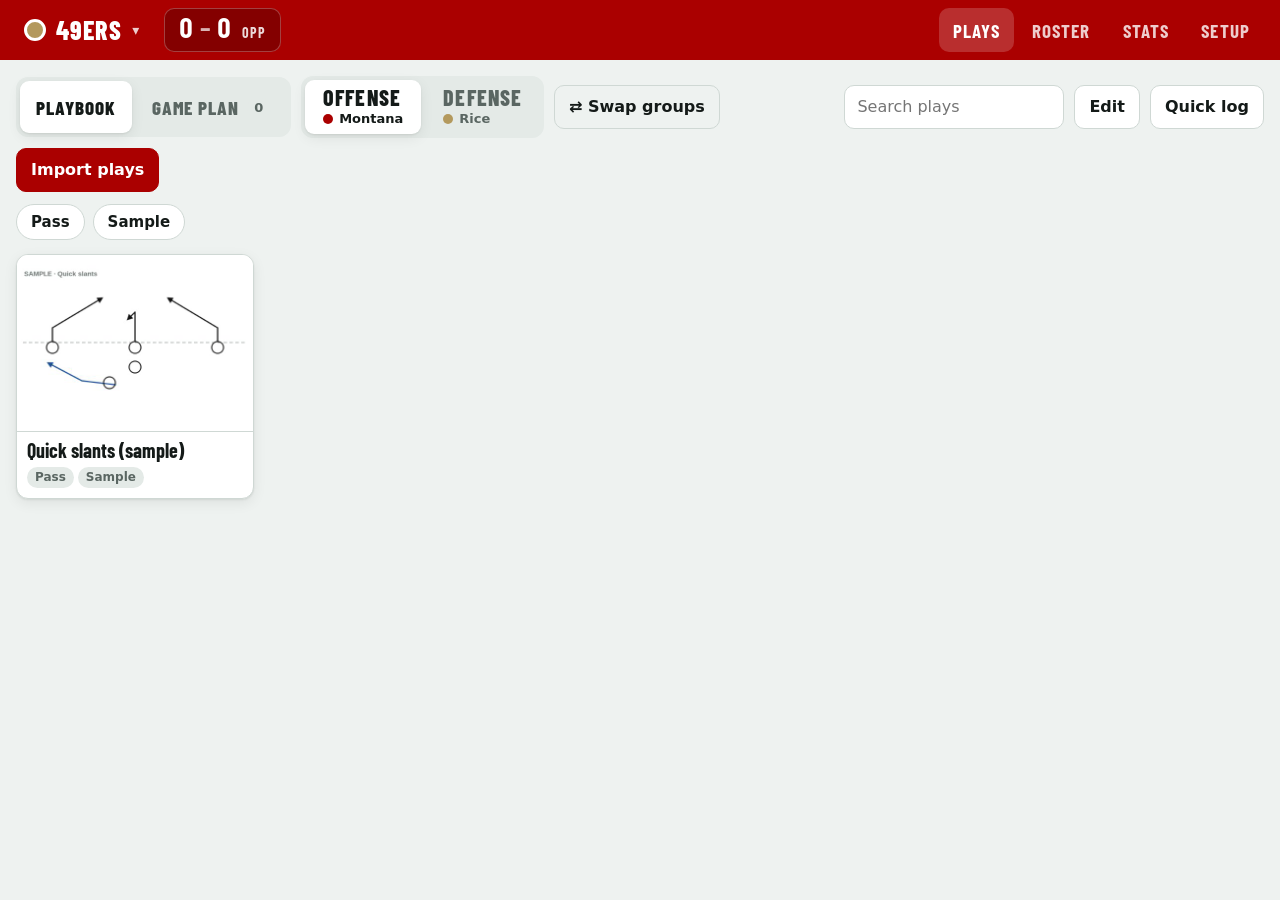
<file: index.html>
<!doctype html>
<html lang="en">
<head>
<meta charset="utf-8">
<meta name="viewport" content="width=device-width,initial-scale=1,viewport-fit=cover,user-scalable=no">
<meta name="apple-mobile-web-app-capable" content="yes">
<meta name="mobile-web-app-capable" content="yes">
<meta name="apple-mobile-web-app-status-bar-style" content="black-translucent">
<meta name="apple-mobile-web-app-title" content="Huddle">
<meta name="theme-color" content="#8f1426">
<link rel="manifest" href="manifest.webmanifest">
<link rel="apple-touch-icon" href="icon-180.png">
<title>Huddle Playbook</title>
<link rel="stylesheet" href="app.css">
</head>
<body>
<div id="app">
  <header class="topbar">
    <button type="button" class="brand" data-act="teams" aria-label="Switch team"><span class="brand-mark" aria-hidden="true"></span><span id="teamName">49ers</span><span class="caret" aria-hidden="true">▾</span></button>
    <button type="button" class="scorebox" id="scorebox" data-act="score" aria-label="Score"></button>
    <nav class="tabs" aria-label="Sections">
      <button class="tab" data-act="nav" data-view="library">Plays</button>
      <button class="tab" data-act="nav" data-view="roster">Roster</button>
      <button class="tab" data-act="nav" data-view="stats">Stats</button>
      <button class="tab" data-act="nav" data-view="setup">Setup</button>
    </nav>
  </header>
  <div id="banner" class="banner" hidden></div>
  <main id="views">
    <section id="view-library" class="view"></section>
    <section id="view-play" class="view view-full" hidden></section>
    <section id="view-edit" class="view view-full" hidden></section>
    <section id="view-roster" class="view" hidden></section>
    <section id="view-stats" class="view" hidden></section>
    <section id="view-setup" class="view" hidden></section>
  </main>
</div>
<div id="sheet" class="sheet" hidden><div class="sheet-card" id="sheetCard"></div></div>
<div id="toast" class="toast" hidden></div>
<input type="file" id="fileInput" hidden>
<script src="jszip.min.js"></script>
<script src="pdf.min.js"></script>
<script src="qrcode.min.js"></script>
<script src="link.js"></script>
<script src="app.js"></script>
</body>
</html>
</file>
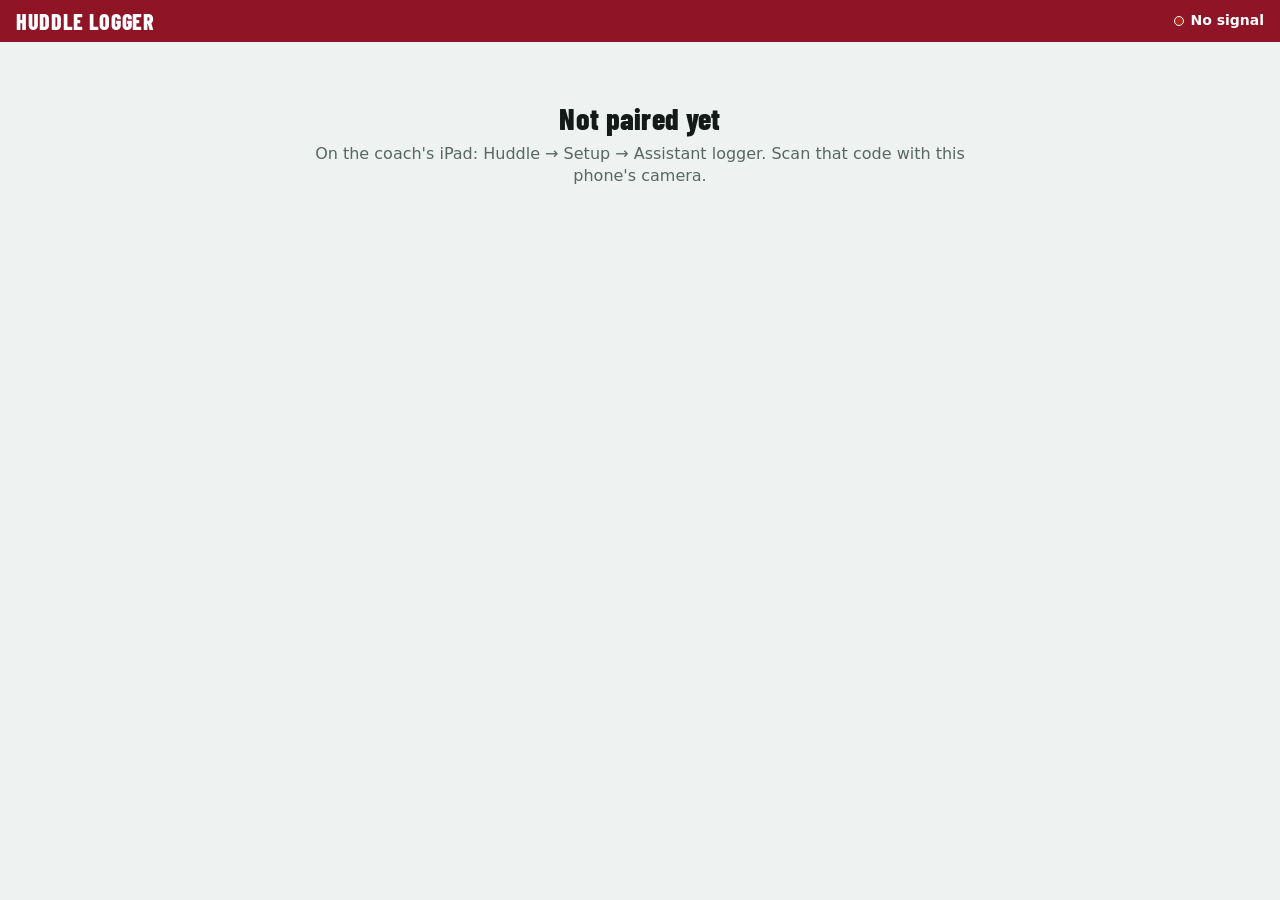
<file: log.html>
<!doctype html>
<html lang="en">
<head>
<meta charset="utf-8">
<meta name="viewport" content="width=device-width,initial-scale=1,viewport-fit=cover,user-scalable=no">
<meta name="apple-mobile-web-app-capable" content="yes">
<meta name="apple-mobile-web-app-status-bar-style" content="black-translucent">
<meta name="apple-mobile-web-app-title" content="Huddle Log">
<meta name="theme-color" content="#8f1426">
<link rel="apple-touch-icon" href="icon-180.png">
<title>Huddle Logger</title>
<link rel="stylesheet" href="app.css">
<link rel="stylesheet" href="log.css">
</head>
<body class="logger">
<header class="lg-top">
  <div class="lg-team" id="lgTeam">Huddle Logger</div>
  <div class="lg-status" id="lgStatus"></div>
</header>
<main id="lg"></main>
<div id="toast" class="toast" hidden></div>
<script src="link.js"></script>
<script src="log.js"></script>
</body>
</html>
</file>
<file: app.css>
/* Layout: one-screen sideline app. Team-red top bar, turf-tinted neutral ground,
   white "whiteboard" stage for plays, gold reserved for the LOG action. */
@font-face { font-family: 'Barlow Condensed'; font-weight: 600; font-display: swap; src: url(bc-600.woff2) format('woff2'); }
@font-face { font-family: 'Barlow Condensed'; font-weight: 700; font-display: swap; src: url(bc-700.woff2) format('woff2'); }
@font-face { font-family: 'Barlow Condensed'; font-weight: 800; font-display: swap; src: url(bc-800.woff2) format('woff2'); }

:root {
  --bg: #eef2f0;
  --surface: #ffffff;
  --surface-2: #e4eae7;
  --ink: #141a18;
  --muted: #5a6662;
  --line: #cfd8d4;
  --brand: #8f1426;
  --on-brand: #ffffff;
  --gold: #c9a458;
  --on-gold: #1d1606;
  --select: #1f6fe0;
  --danger: #b3261e;
  --ok: #1f7a3f;
  --shadow: 0 1px 2px rgba(10, 20, 15, .08), 0 4px 14px rgba(10, 20, 15, .07);
  --display: 'Barlow Condensed', 'Arial Narrow', 'Roboto Condensed', system-ui, sans-serif;
  --body: -apple-system, BlinkMacSystemFont, 'Segoe UI', Roboto, system-ui, sans-serif;
  --tk: 56px;
  color-scheme: light;
}
@media (prefers-color-scheme: dark) {
  :root:not([data-theme="light"]) {
    --bg: #0f1412; --surface: #1a211e; --surface-2: #252e2a; --ink: #eef3f0; --muted: #9eaba6;
    --line: #34403b; --brand: #c2334a; --on-brand: #ffffff; --gold: #d6b36b; --on-gold: #1d1606;
    --select: #5aa0ff; --danger: #ff6b5e; --ok: #4cc27a;
    --shadow: 0 1px 2px rgba(0,0,0,.4), 0 4px 14px rgba(0,0,0,.3);
    color-scheme: dark;
  }
}
:root[data-theme="dark"] {
  --bg: #0f1412; --surface: #1a211e; --surface-2: #252e2a; --ink: #eef3f0; --muted: #9eaba6;
  --line: #34403b; --brand: #c2334a; --on-brand: #ffffff; --gold: #d6b36b; --on-gold: #1d1606;
  --select: #5aa0ff; --danger: #ff6b5e; --ok: #4cc27a;
  --shadow: 0 1px 2px rgba(0,0,0,.4), 0 4px 14px rgba(0,0,0,.3);
  color-scheme: dark;
}

/* group colors: used on the white stage and on discs, so they are fixed values */
.g-red   { --gc: #a3142b; --gc-ink: #fff; }
.g-gold  { --gc: #c9a458; --gc-ink: #1d1606; }
.g-blue  { --gc: #1d4f91; --gc-ink: #fff; }
.g-green { --gc: #1f6b3a; --gc-ink: #fff; }
.g-black { --gc: #1c1c1c; --gc-ink: #fff; }
.g-orange{ --gc: #d9641c; --gc-ink: #fff; }

* { box-sizing: border-box; }
html, body { height: 100%; }
body {
  margin: 0; background: var(--bg); color: var(--ink);
  font: 16px/1.4 var(--body);
  -webkit-user-select: none; user-select: none;
  -webkit-tap-highlight-color: transparent;
  overscroll-behavior: none;
}
input, textarea, select { font: inherit; color: inherit; -webkit-user-select: text; user-select: text; }
img { -webkit-user-drag: none; -webkit-touch-callout: none; max-width: 100%; }
button { font: inherit; color: inherit; cursor: pointer; }
:focus-visible { outline: 3px solid var(--select); outline-offset: 2px; }
h1, h2, h3, h4 { font-family: var(--display); margin: 0; letter-spacing: .01em; text-wrap: balance; }

#app {
  height: 100%; display: flex; flex-direction: column;
  padding-left: env(safe-area-inset-left, 0px); padding-right: env(safe-area-inset-right, 0px);
}

/* top bar */
.topbar {
  display: flex; align-items: center; gap: 16px; flex-wrap: wrap;
  padding: calc(8px + env(safe-area-inset-top, 0px)) 16px 8px;
  background: var(--brand); color: var(--on-brand);
}
.brand { display: flex; align-items: center; gap: 10px; font: 800 26px/1 var(--display); letter-spacing: .04em; text-transform: uppercase; }
.brand-mark { width: 22px; height: 22px; border-radius: 50%; background: var(--gold); border: 3px solid #fff; }
.tabs { display: flex; gap: 4px; margin-left: auto; }
.tab {
  border: 0; background: transparent; color: inherit; opacity: .8;
  font: 700 19px/1 var(--display); letter-spacing: .06em; text-transform: uppercase;
  padding: 10px 14px; border-radius: 10px; min-height: 44px;
}
.tab.on { background: rgba(255,255,255,.18); opacity: 1; }
.banner { background: var(--gold); color: var(--on-gold); padding: 8px 16px; font-weight: 600; }

main { flex: 1; min-height: 0; position: relative; }
.view { position: absolute; inset: 0; overflow: auto; padding: 16px 16px calc(24px + env(safe-area-inset-bottom, 0px)); -webkit-overflow-scrolling: touch; }
.view-full { display: flex; flex-direction: column; overflow: hidden; padding: 0; }
.view[hidden] { display: none !important; }

/* buttons & controls */
.btn {
  display: inline-flex; align-items: center; justify-content: center; gap: 6px;
  min-height: 44px; padding: 0 14px; border-radius: 10px;
  border: 1px solid var(--line); background: var(--surface); color: var(--ink);
  font-weight: 600; white-space: nowrap;
}
.btn:active { transform: translateY(1px); }
.btn.primary { background: var(--brand); border-color: var(--brand); color: var(--on-brand); }
.btn.ghost { background: transparent; }
.btn.danger { color: var(--danger); border-color: color-mix(in srgb, var(--danger) 40%, var(--line)); }
.btn.armed { background: var(--danger); color: #fff; border-color: var(--danger); }
.btn.small { min-height: 34px; padding: 0 10px; font-size: 14px; }
.btn.log {
  min-height: 64px; min-width: 150px; border: 0; border-radius: 14px;
  background: var(--gold); color: var(--on-gold);
  font: 800 32px/1 var(--display); letter-spacing: .08em;
  box-shadow: var(--shadow);
}
.spacer { flex: 1; }
.seg { display: inline-flex; background: var(--surface-2); border-radius: 12px; padding: 4px; gap: 4px; }
.seg button { border: 0; background: transparent; border-radius: 9px; padding: 6px 14px; min-height: 40px; font-weight: 600; color: var(--muted); }
.seg button.on { background: var(--surface); color: var(--ink); box-shadow: var(--shadow); }
.seg-side button { display: flex; flex-direction: column; align-items: flex-start; padding: 6px 18px; min-height: 52px; }
.seg-side b { font: 800 22px/1 var(--display); letter-spacing: .05em; text-transform: uppercase; }
.seg-side small { display: inline-flex; align-items: center; gap: 6px; font-size: 13px; font-weight: 600; margin-top: 2px; }
.gdot::before { content: ''; width: 10px; height: 10px; border-radius: 50%; background: var(--gc); display: inline-block; }
input[type=text], input[type=search], input[type=date], input:not([type]), select {
  min-height: 44px; padding: 0 12px; border-radius: 10px; border: 1px solid var(--line);
  background: var(--surface); color: var(--ink);
}
.search { width: 220px; max-width: 100%; }
.muted { color: var(--muted); }
.label { font: 700 13px/1 var(--body); letter-spacing: .08em; text-transform: uppercase; color: var(--muted); }

/* library */
.lib-head { display: flex; flex-wrap: wrap; gap: 10px; align-items: center; margin-bottom: 12px; }
.tagbar { display: flex; flex-wrap: wrap; gap: 8px; margin-bottom: 14px; }
.tagchip {
  border: 1px solid var(--line); background: var(--surface); border-radius: 999px;
  padding: 0 14px; min-height: 36px; font-weight: 600; font-size: 15px;
}
.tagchip.on { background: var(--ink); color: var(--bg); border-color: var(--ink); }
.grid { display: grid; grid-template-columns: repeat(auto-fill, minmax(min(100%, 210px), 1fr)); gap: 14px; }
.card {
  display: flex; flex-direction: column; text-align: left; padding: 0; overflow: hidden;
  background: var(--surface); border: 1px solid var(--line); border-radius: 12px; box-shadow: var(--shadow);
}
.thumb { aspect-ratio: 4 / 3; background: #fff; display: flex; align-items: center; justify-content: center; border-bottom: 1px solid var(--line); max-width: 100%; }
.thumb img { width: 100%; height: 100%; object-fit: contain; }
.card-body { padding: 8px 10px 10px; display: flex; flex-direction: column; gap: 6px; }
.card-row { display: flex; align-items: flex-start; gap: 8px; }
.card-name { font: 700 20px/1.05 var(--display); flex: 1; min-width: 0; }
.called { font: 700 13px/1 var(--body); background: var(--surface-2); padding: 4px 7px; border-radius: 6px; font-variant-numeric: tabular-nums; }
.pills { display: flex; flex-wrap: wrap; gap: 4px; }
.pill { font-size: 12px; font-weight: 600; padding: 2px 8px; border-radius: 999px; background: var(--surface-2); color: var(--muted); }
.empty { padding: 48px 16px; text-align: center; display: grid; gap: 12px; justify-items: center; }
.empty h3 { font-size: 30px; }

/* play view */
.play-top { display: flex; align-items: center; gap: 10px; padding: 10px 16px; flex-wrap: wrap; border-bottom: 1px solid var(--line); background: var(--surface); }
.play-title { flex: 1; min-width: 180px; display: grid; gap: 4px; }
.play-title h2 { font-size: 30px; line-height: 1; }
.play-sub { font-size: 14px; color: var(--muted); font-weight: 600; }
.play-tools { display: flex; gap: 8px; flex-wrap: wrap; }
.hint { padding: 8px 16px; font-size: 15px; color: var(--muted); display: flex; gap: 10px; align-items: center; flex-wrap: wrap; min-height: 48px; }
.hint.active { color: var(--ink); background: color-mix(in srgb, var(--select) 12%, var(--bg)); }
.stage-wrap { flex: 1; min-height: 0; display: flex; align-items: center; justify-content: center; padding: 6px 16px 10px; }
.stage { position: relative; background: #fff; border-radius: 8px; box-shadow: var(--shadow); touch-action: none; max-width: 100%; }
.stage > img { width: 100%; height: 100%; display: block; pointer-events: none; border-radius: 8px; }
.token {
  position: absolute; transform: translate(-50%, -50%); z-index: 2;
  display: flex; flex-direction: column; align-items: center; touch-action: none; cursor: grab;
}
.token.dragging { z-index: 5; cursor: grabbing; }
.token.dragging .disc { transform: scale(1.12); }
.disc {
  position: relative; width: var(--tk); height: var(--tk); border-radius: 50%;
  display: grid; place-items: center; overflow: hidden;
  background: var(--gc, #444); color: var(--gc-ink, #fff);
  border: 3px solid #fff; box-shadow: 0 2px 6px rgba(0,0,0,.35);
  font: 800 calc(var(--tk) * .42)/1 var(--display); letter-spacing: .02em;
  transition: transform .12s;
}
.disc img { width: 100%; height: 100%; object-fit: cover; }
.tname {
  margin-top: 3px; padding: 2px 7px; border-radius: 6px; white-space: nowrap;
  background: rgba(15, 20, 18, .82); color: #fff; font: 700 calc(var(--tk) * .27)/1.1 var(--body);
}
.tpos {
  position: absolute; top: calc(var(--tk) * -.12); left: calc(50% + var(--tk) * .28);
  background: #fff; color: #111; border: 1.5px solid #111; border-radius: 5px;
  font: 800 12px/1 var(--display); padding: 2px 4px; letter-spacing: .04em;
}
.token.sel .disc { box-shadow: 0 0 0 4px var(--select), 0 2px 10px rgba(0,0,0,.4); }
.token.empty .disc { background: rgba(255,255,255,.75); color: #333; border: 3px dashed #555; font-size: calc(var(--tk) * .3); }
.token.spot .disc { background: #1c1c1c; color: #fff; font-size: calc(var(--tk) * .32); }
.token.spot.sel .disc { background: var(--select); }
.drop-hot .disc { box-shadow: 0 0 0 5px var(--gold), 0 2px 10px rgba(0,0,0,.4); }

.bench {
  display: flex; gap: 10px; align-items: center; overflow-x: auto;
  padding: 10px 16px calc(10px + env(safe-area-inset-bottom, 0px));
  border-top: 1px solid var(--line); background: var(--surface);
}
.bench-label { font: 700 16px/1 var(--display); letter-spacing: .06em; text-transform: uppercase; color: var(--muted); white-space: nowrap; }
.pchip {
  display: flex; align-items: center; gap: 8px; padding: 5px 12px 5px 5px; border-radius: 999px;
  border: 2px solid var(--line); background: var(--surface-2); white-space: nowrap; touch-action: none; flex: none;
}
.pchip .disc { --tk: 40px; border-width: 2px; }
.pchip.sel { border-color: var(--select); background: color-mix(in srgb, var(--select) 14%, var(--surface)); }
.pchip.out { opacity: .5; }
.pchip b { font-weight: 700; }
.snaps { font: 700 12px/1 var(--body); color: var(--muted); font-variant-numeric: tabular-nums; }
.ghost-chip { position: fixed; z-index: 100; pointer-events: none; transform: translate(-50%, -50%); }

/* edit view */
.edit-top { display: flex; align-items: center; gap: 10px; padding: 10px 16px; flex-wrap: wrap; border-bottom: 1px solid var(--line); background: var(--surface); }
.name-input { flex: 1; min-width: 200px; font: 700 24px/1 var(--display) !important; }
.edit-body { flex: 1; min-height: 0; display: grid; grid-template-columns: minmax(0, 1fr) 340px; }
.edit-col { display: flex; flex-direction: column; min-height: 0; min-width: 0; }
.edit-tools { display: flex; flex-wrap: wrap; gap: 8px; padding: 0 16px 12px; align-items: center; }
.edit-panel { border-left: 1px solid var(--line); background: var(--surface); overflow: auto; padding: 16px; display: grid; gap: 20px; align-content: start; }
.edit-panel section { display: grid; gap: 10px; }
.assign-row { display: grid; grid-template-columns: 56px 1fr; gap: 8px; align-items: center; }
.assign-row span { font: 700 18px/1 var(--display); }
.crop-box { position: absolute; border: 3px solid var(--select); background: rgba(31,111,224,.12); box-shadow: 0 0 0 9999px rgba(0,0,0,.35); z-index: 6; pointer-events: none; }
@media (max-width: 820px) {
  .edit-body { grid-template-columns: 1fr; overflow: auto; }
  .edit-col { min-height: 60vh; }
  .edit-panel { border-left: 0; border-top: 1px solid var(--line); }
}

/* sheets */
.sheet { position: fixed; inset: 0; z-index: 50; background: rgba(0,0,0,.45); display: flex; align-items: flex-end; justify-content: center; }
.sheet[hidden] { display: none; }
.sheet-card {
  background: var(--surface); color: var(--ink); width: min(1040px, 100%); max-height: 94%; overflow: auto;
  border-radius: 18px 18px 0 0; padding: 18px 20px calc(18px + env(safe-area-inset-bottom, 0px));
  display: grid; gap: 14px; box-shadow: 0 -6px 30px rgba(0,0,0,.25);
}
.sheet-head { display: flex; align-items: baseline; gap: 12px; flex-wrap: wrap; }
.sheet-head h3 { font-size: 30px; }
.sheet-foot { display: flex; gap: 10px; justify-content: flex-end; flex-wrap: wrap; position: sticky; bottom: calc(-18px - env(safe-area-inset-bottom, 0px)); background: var(--surface); padding-block: 10px; }
.sheet-foot .btn { min-height: 56px; font-size: 18px; padding: 0 24px; }

/* log sheet */
.log-rows { display: grid; gap: 8px; }
.log-row { display: grid; grid-template-columns: 8.5rem repeat(var(--n), minmax(0, 1fr)); gap: 8px; align-items: stretch; }
.log-label { font: 800 21px/1 var(--display); letter-spacing: .04em; text-transform: uppercase; display: flex; align-items: center; }
.kid {
  min-height: 60px; border-radius: 12px; border: 2px solid var(--line); background: var(--surface-2);
  display: flex; align-items: center; gap: 8px; padding: 6px 8px; font-weight: 700; text-align: left; min-width: 0;
}
.kid .disc { --tk: 40px; border-width: 2px; flex: none; }
.kid .kname { overflow: hidden; text-overflow: ellipsis; white-space: nowrap; }
.kid.on { background: var(--brand); border-color: var(--brand); color: var(--on-brand); }
.results { display: flex; flex-wrap: wrap; gap: 8px; align-items: center; }
.results .tagchip { min-height: 48px; font-size: 16px; padding: 0 18px; }
@media (max-width: 640px) {
  .log-row { grid-template-columns: 5.5rem repeat(var(--n), minmax(0, 1fr)); gap: 5px; }
  .log-label { font-size: 16px; }
  .kid { justify-content: center; padding: 4px; }
  .kid .kname { display: none; }
}

/* import */
.opt-grid { display: grid; grid-template-columns: repeat(auto-fit, minmax(min(100%, 240px), 1fr)); gap: 12px; }
.opt { text-align: left; padding: 16px; border-radius: 14px; border: 1px solid var(--line); background: var(--surface-2); display: grid; gap: 6px; align-content: start; }
.opt b { font: 800 22px/1 var(--display); letter-spacing: .03em; }
.opt span { color: var(--muted); font-size: 14px; }
.imp-list { display: grid; gap: 8px; }
.imp-row { display: grid; grid-template-columns: 34px 120px minmax(0,1fr) auto; gap: 10px; align-items: center; padding: 6px; border-radius: 10px; border: 1px solid var(--line); }
.imp-row img { width: 120px; height: 80px; object-fit: contain; background: #fff; border-radius: 6px; border: 1px solid var(--line); }
.imp-row input[type=checkbox] { width: 26px; height: 26px; }
.imp-row.off { opacity: .45; }
.imp-name { width: 100%; }
@media (max-width: 640px) { .imp-row { grid-template-columns: 30px 80px minmax(0,1fr); } .imp-row img { width: 80px; height: 56px; } .imp-row select { grid-column: 3; } }

/* roster / stats / setup pages */
.page { max-width: 1100px; margin: 0 auto; display: grid; gap: 20px; }
.page-head { display: flex; align-items: center; gap: 12px; flex-wrap: wrap; }
.page-head h2 { font-size: 34px; }
.panel { background: var(--surface); border: 1px solid var(--line); border-radius: 14px; padding: 16px; display: grid; gap: 12px; min-width: 0; }
.panel h3 { font-size: 24px; }
.two { display: grid; grid-template-columns: repeat(auto-fit, minmax(min(100%, 420px), 1fr)); gap: 16px; }
.group-head { display: flex; gap: 8px; align-items: center; flex-wrap: wrap; }
.group-head input { flex: 1; min-width: 120px; font: 700 22px/1 var(--display); }
.prow { display: grid; grid-template-columns: 52px minmax(0,1fr) 64px auto; gap: 8px; align-items: center; }
.prow .disc { --tk: 48px; border-width: 2px; cursor: pointer; }
.prow input { width: 100%; min-width: 0; }
.prow-actions { display: flex; gap: 6px; }
.prow.is-out .disc { opacity: .45; }
.row-wrap { display: flex; gap: 8px; flex-wrap: wrap; align-items: center; }
.table-wrap { overflow-x: auto; }
table { border-collapse: collapse; width: 100%; font-variant-numeric: tabular-nums; }
th, td { padding: 8px 10px; border-bottom: 1px solid var(--line); text-align: center; white-space: nowrap; }
th { font: 700 14px/1.1 var(--display); letter-spacing: .06em; text-transform: uppercase; color: var(--muted); }
th:first-child, td:first-child { text-align: left; position: sticky; left: 0; background: var(--surface); }
td.zero { color: var(--line); }
td.hi { font-weight: 800; }
.who { display: flex; align-items: center; gap: 8px; }
.who .disc { --tk: 30px; border-width: 2px; }
.loglist { display: grid; gap: 6px; }
.logitem { display: grid; grid-template-columns: 56px 34px minmax(0,1fr) auto; gap: 10px; align-items: center; padding: 8px 0; border-bottom: 1px solid var(--line); }
.side-badge { font: 800 14px/1 var(--display); padding: 4px 6px; border-radius: 5px; background: var(--surface-2); text-align: center; }
.field { display: grid; gap: 6px; }
.help { font-size: 15px; color: var(--muted); max-width: 70ch; line-height: 1.5; }
.help ol { padding-left: 1.2em; margin: 6px 0; }

.toast {
  position: fixed; left: 50%; bottom: calc(24px + env(safe-area-inset-bottom, 0px)); transform: translateX(-50%);
  z-index: 80; background: var(--ink); color: var(--bg); padding: 10px 12px 10px 18px; border-radius: 12px;
  display: flex; gap: 12px; align-items: center; font-weight: 600; box-shadow: var(--shadow); max-width: calc(100% - 32px);
}
.toast[hidden] { display: none; }
.toast button { background: transparent; border: 1px solid currentColor; color: inherit; border-radius: 8px; padding: 6px 12px; font-weight: 700; }

@media (max-width: 700px) {
  .tabs { margin-left: 0; width: 100%; justify-content: space-between; }
  .tab { font-size: 17px; padding: 8px 10px; }
  .play-title h2 { font-size: 24px; }
  .btn.log { min-width: 110px; font-size: 26px; min-height: 56px; }
  .search { width: 100%; }
}
@media (prefers-reduced-motion: reduce) { * { transition: none !important; } }

/* team settings */
.swatch-input { width: 64px; height: 44px; padding: 2px; border-radius: 10px; border: 1px solid var(--line); background: var(--surface); }
.presets { display: flex; flex-wrap: wrap; gap: 8px; }
.preset { display: inline-flex; align-items: center; gap: 6px; min-height: 40px; padding: 0 12px 0 8px; border-radius: 999px; border: 1px solid var(--line); background: var(--surface); font-weight: 600; font-size: 14px; }
.pswatch { width: 16px; height: 16px; border-radius: 50%; border: 1px solid rgba(0,0,0,.2); }
.small-log { min-height: 44px !important; min-width: 80px !important; font-size: 22px !important; }

/* flip + marker */
.btn.toggled { background: var(--ink); color: var(--bg); border-color: var(--ink); }
.btn:disabled { opacity: .4; }
.stage.flipped > img { transform: scaleX(-1); }
.ink { position: absolute; inset: 0; width: 100%; height: 100%; z-index: 1; pointer-events: none; overflow: visible; }
.ink-hit { fill: none; stroke: transparent; stroke-width: 28; vector-effect: non-scaling-stroke; stroke-linecap: round; }
.stage.drawing { cursor: crosshair; }
.stage.drawing .token { pointer-events: none; opacity: .85; }
.stage.erasing .ink { pointer-events: auto; }
.stage.erasing .ink-hit { pointer-events: stroke; cursor: pointer; }
.inkbar { display: flex; flex-wrap: wrap; gap: 8px; align-items: center; width: 100%; }
.inkc { width: 40px; height: 40px; border-radius: 50%; border: 3px solid var(--surface); box-shadow: 0 0 0 1px var(--line); }
.inkc.on { box-shadow: 0 0 0 3px var(--ink); }
.imp-note { font-size: 13px; font-weight: 600; color: var(--danger); }

/* positions & lineup mode */
.seg-wrap { flex-wrap: wrap; }
.prow { grid-template-rows: auto; }
.prefs { grid-column: 2 / -1; display: flex; flex-wrap: wrap; gap: 6px; align-items: center; margin-top: -2px; }
.prefs .sep { width: 10px; }
.posc { min-width: 40px; min-height: 34px; border-radius: 8px; border: 1px solid var(--line); background: var(--surface-2); font: 700 16px/1 var(--display); letter-spacing: .04em; }
.posc.on { background: var(--brand); color: var(--on-brand); border-color: var(--brand); }
.team-row { display: grid; grid-template-columns: auto minmax(0,1fr) auto; gap: 12px; align-items: center; padding: 10px 12px; border: 1px solid var(--line); border-radius: 12px; }
.team-row.cur { border-color: var(--brand); box-shadow: 0 0 0 2px var(--brand) inset; }
.team-row b { font: 700 22px/1 var(--display); }
.brand { background: transparent; border: 0; color: inherit; padding: 6px 8px; border-radius: 10px; min-height: 44px; }
.brand:hover, .brand:active { background: rgba(255,255,255,.14); }
.brand .caret { font-size: 14px; opacity: .8; }
.banner { display: flex; gap: 10px; align-items: center; flex-wrap: wrap; }
.banner .btn { min-height: 36px; }
[hidden] { display: none !important; }

/* game plan */
.seg-book button { font: 800 19px/1 var(--display); letter-spacing: .05em; text-transform: uppercase; padding: 6px 16px; min-height: 52px; display: inline-flex; align-items: center; gap: 8px; }
.seg-book .count { font: 700 13px/1 var(--body); background: var(--surface-2); color: var(--muted); padding: 3px 7px; border-radius: 999px; }
.seg-book button.on .count { background: var(--brand); color: var(--on-brand); }
.thumb { position: relative; }
.check {
  position: absolute; top: 8px; right: 8px; width: 34px; height: 34px; border-radius: 50%;
  display: grid; place-items: center; font: 800 20px/1 var(--body);
  background: rgba(255,255,255,.9); border: 2px solid #7a8580; color: transparent;
}
.card.in-plan { border-color: var(--brand); box-shadow: 0 0 0 2px var(--brand); }
.card.picking:not(.in-plan) { opacity: .7; }
.pick-hint { margin: -4px 0 12px; border-radius: 10px; }
.disc { border-width: max(2px, calc(var(--tk) * .05)); }
.tpos { top: calc(var(--tk) * -.18); left: calc(50% + var(--tk) * .22); font-size: 11px; }

/* QB throwers */
.disc.qb { border-color: #ffd400 !important; box-shadow: 0 0 0 2px #111, 0 2px 6px rgba(0,0,0,.35); }
.tqb { position: absolute; bottom: calc(var(--tk) * -.16); left: 50%; transform: translateX(-50%); background: #ffd400; color: #111; border: 1.5px solid #111; border-radius: 5px; font: 800 11px/1 var(--display); padding: 2px 4px; letter-spacing: .05em; }
.qbtoggle.on { background: #ffd400; color: #111; border-color: #111; }

/* score */
.scorebox {
  display: inline-flex; align-items: baseline; gap: 6px; min-height: 44px; padding: 4px 14px; border-radius: 10px;
  background: rgba(0,0,0,.22); color: inherit; border: 1px solid rgba(255,255,255,.25);
  font: 800 28px/1 var(--display); font-variant-numeric: tabular-nums; letter-spacing: .02em; align-self: center;
}
.scorebox .dash { opacity: .7; font-weight: 600; }
.scorebox .opp { font: 700 14px/1 var(--display); letter-spacing: .06em; text-transform: uppercase; opacity: .85; margin-left: 4px; max-width: 9em; overflow: hidden; text-overflow: ellipsis; white-space: nowrap; }
.score-grid { display: grid; grid-template-columns: 1fr 1fr; gap: 14px; }
.score-col { display: grid; gap: 10px; justify-items: center; padding: 14px; border: 1px solid var(--line); border-radius: 14px; background: var(--surface-2); min-width: 0; }
.score-name { font: 800 24px/1 var(--display); text-transform: uppercase; letter-spacing: .04em; min-height: 44px; display: flex; align-items: center; }
.score-name-input { font: 800 22px/1 var(--display) !important; text-align: center; width: 100%; max-width: 260px; text-transform: uppercase; }
.score-big { font: 800 96px/1 var(--display); font-variant-numeric: tabular-nums; }
.score-btns { display: grid; grid-template-columns: repeat(4, minmax(0, 1fr)); gap: 8px; width: 100%; }
.score-add { min-height: 64px; font: 800 28px/1 var(--display); padding: 0; }
.score-fix { display: flex; gap: 8px; }
@media (max-width: 640px) { .score-grid { grid-template-columns: 1fr; } .score-big { font-size: 64px; } }
.pts { margin-left: 6px; font: 800 13px/1 var(--display); padding: 2px 5px; border-radius: 5px; background: var(--brand); color: var(--on-brand); }
.pts.them { background: var(--muted); color: var(--bg); }
.tagchip.on .pts { background: var(--bg); color: var(--ink); }

/* prev / next play */
#view-play .stage-wrap { position: relative; padding-inline: 68px; }
.navarrow {
  position: absolute; top: 50%; transform: translateY(-50%); z-index: 8;
  width: 56px; height: 88px; border-radius: 14px; border: 1px solid var(--line);
  background: var(--surface); color: var(--ink); box-shadow: var(--shadow);
  font: 800 48px/1 var(--display); display: grid; place-items: center; padding: 0 0 6px;
}
.navarrow.prev { left: 6px; } .navarrow.next { right: 6px; }
.navarrow:disabled { opacity: .25; }
.navpos { position: absolute; bottom: 0; left: 50%; transform: translateX(-50%); font: 700 12px/1 var(--body); color: var(--muted); letter-spacing: .04em; text-transform: uppercase; white-space: nowrap; }
@media (max-width: 640px) { #view-play .stage-wrap { padding-inline: 44px; } .navarrow { width: 36px; height: 64px; font-size: 34px; } }

/* playbook edit mode */
.editbar { display: flex; flex-wrap: wrap; gap: 8px; align-items: center; padding: 10px 12px; margin: -4px 0 12px; border-radius: 12px; background: color-mix(in srgb, var(--select) 12%, var(--surface)); border: 1px solid color-mix(in srgb, var(--select) 35%, var(--line)); position: sticky; top: 0; z-index: 5; }
.editcount { font: 800 20px/1 var(--display); letter-spacing: .03em; }
.card.selected { border-color: var(--select); box-shadow: 0 0 0 3px var(--select); opacity: 1 !important; }
.card.selected .check { background: var(--select); border-color: var(--select); color: #fff; }
.card.picking:not(.selected) { opacity: .8; }
.gp-badge { position: absolute; left: 8px; top: 8px; background: var(--brand); color: var(--on-brand); font: 800 12px/1 var(--display); letter-spacing: .06em; text-transform: uppercase; padding: 4px 7px; border-radius: 6px; }

/* reorder plays */
.card { position: relative; touch-action: pan-y; }
.card.lifted { opacity: .35; }
.drag-ghost { position: fixed; z-index: 90; pointer-events: none; transform: rotate(-2deg) scale(1.03); box-shadow: 0 14px 34px rgba(0,0,0,.3); opacity: .95; margin: 0; }
#grid.reordering .card:not(.lifted) { transition: transform .12s; }
.card.drop-before::before, .card.drop-after::after {
  content: ''; position: absolute; top: 4px; bottom: 4px; width: 5px; border-radius: 3px; background: var(--select); z-index: 3;
}
.card.drop-before::before { left: 0; } .card.drop-after::after { right: 0; }

/* full-screen play */
body.fullplay .topbar, body.fullplay #banner, body.fullplay .play-top, body.fullplay #hint, body.fullplay .bench { display: none !important; }
body.fullplay #view-play .stage-wrap { padding: calc(4px + env(safe-area-inset-top, 0px)) 52px 4px; }
body.fullplay .navarrow { width: 44px; height: 72px; font-size: 38px; }
body.fullplay .navpos { display: none; }
.fullbar {
  display: flex; flex-wrap: wrap; gap: 8px; align-items: center;
  padding: 8px 12px calc(8px + env(safe-area-inset-bottom, 0px)); background: var(--surface); border-top: 1px solid var(--line);
}
.fullbar[hidden] { display: none; }
.fb-exit { min-width: 48px; font-size: 20px; }
.fb-title { font: 700 18px/1 var(--display); max-width: 18ch; overflow: hidden; text-overflow: ellipsis; white-space: nowrap; color: var(--muted); }
.fullbar .btn.log { min-height: 52px; min-width: 120px; font-size: 26px; }
@media (max-width: 700px) { .fb-title { display: none; } }

/* safeties */
body[data-side="D"] .disc.qb:not(.saf) { border-color: #fff !important; box-shadow: 0 2px 6px rgba(0,0,0,.35); }
body[data-side="D"] .disc.saf { border-color: #22d3ee !important; box-shadow: 0 0 0 2px #0b3b47, 0 2px 6px rgba(0,0,0,.35); }
.tsaf { background: #22d3ee; }
.saftoggle.on { background: #22d3ee; color: #0b2a33; border-color: #0b3b47; }

/* route-color ring: matches the marker the circle covers */
.token .ring {
  position: absolute; left: 50%; top: calc(var(--tk) / 2); transform: translate(-50%, -50%);
  width: calc(var(--tk) + 2 * max(5px, var(--tk) * .13)); height: calc(var(--tk) + 2 * max(5px, var(--tk) * .13));
  border-radius: 50%; border: max(5px, calc(var(--tk) * .13)) solid var(--rc); box-shadow: 0 0 0 1.5px rgba(0,0,0,.55);
  pointer-events: none; z-index: -1;
}
.token.dragging .ring { transform: translate(-50%, -50%) scale(1.12); }
.token.rc .tpos { background: var(--rc); color: var(--rc-ink); }

/* touch counts over the play (offense): who still needs a run, throw or catch */
.tally { position: absolute; top: 6px; left: 8px; z-index: 6; background: color-mix(in srgb, var(--surface) 92%, transparent); border: 1px solid var(--line); border-radius: 10px; box-shadow: var(--shadow); padding: 2px 4px; pointer-events: auto; }
.tally table { border-collapse: collapse; font: 700 17px/1 var(--display); font-variant-numeric: tabular-nums; }
.tally th { font-size: 13px; letter-spacing: .06em; color: var(--muted); padding: 3px 5px; }
.tally td { padding: 3px 6px; text-align: center; }
.tally td:first-child { text-align: left; letter-spacing: .04em; }
.tally tr.due td { color: var(--brand); }
.tally tr.due td:first-child::before { content: '●'; font-size: 9px; vertical-align: 3px; margin-right: 3px; }
.tally-x, .tally-btn { border: 0; background: none; color: var(--muted); font: 700 14px/1 var(--display); padding: 4px 4px; cursor: pointer; }
.tally.min { padding: 0; }
.tally-btn { padding: 8px 10px; letter-spacing: .06em; }
body.fullplay .tally { top: calc(4px + env(safe-area-inset-top, 0px)); }
@media (max-width: 640px) { .tally { left: 2px; } .tally table { font-size: 15px; } }

/* assistant logger pairing (Setup) */
.linkbox { display: flex; gap: 18px; align-items: center; flex-wrap: wrap; }
.linkbox .qr { width: 200px; height: 200px; background: #fff; border-radius: 8px; padding: 4px; flex: none; }
.linkbox .qr svg { width: 100%; height: 100%; display: block; }
.linkside { flex: 1; min-width: 240px; display: grid; gap: 10px; }
.ldot { display: inline-block; width: 10px; height: 10px; border-radius: 50%; background: var(--muted); margin-right: 6px; vertical-align: 0; }
.ldot.live { background: var(--ok); }
.ldot.offline { background: var(--danger); }
</file>
<file: log.css>
/* Huddle Logger (assistant's phone). Built on app.css tokens; one-hand phone layout, big targets. */
body.logger { overflow-y: auto; overscroll-behavior-y: contain; padding-bottom: env(safe-area-inset-bottom, 0px); }
.lg-top {
  position: sticky; top: 0; z-index: 5; display: flex; align-items: center; justify-content: space-between; gap: 12px;
  background: var(--brand); color: var(--on-brand); padding: calc(10px + env(safe-area-inset-top, 0px)) 16px 10px;
}
.lg-team { font: 800 22px/1 var(--display); letter-spacing: .03em; text-transform: uppercase; }
.lg-status { font-size: 14px; font-weight: 600; white-space: nowrap; display: flex; align-items: center; }
.lg-status .ldot { border: 1.5px solid #fff; }
#lg { padding: 12px 16px 16px; display: grid; gap: 14px; max-width: 720px; margin: 0 auto; }
.lg-empty { text-align: center; padding: 48px 8px; }
.lg-empty h2 { font: 800 30px/1.1 var(--display); margin: 0 0 8px; }
.lg-empty p { color: var(--muted); margin: 0; }
.lg-pending {
  border: 2px solid var(--gold); background: color-mix(in srgb, var(--gold) 22%, var(--surface)); color: var(--ink);
  border-radius: 12px; padding: 12px 14px; font: inherit; font-size: 15px; text-align: left; cursor: pointer;
}
.lg-play { border-left: 6px solid var(--gc, var(--brand)); padding-left: 10px; }
.lg-play h2 { font: 800 32px/1.05 var(--display); margin: 2px 0 0; overflow-wrap: anywhere; }
.lg-side { font-size: 14px; font-weight: 700; color: var(--muted); text-transform: uppercase; letter-spacing: .05em; }
.lg-hist { display: flex; gap: 6px; flex-wrap: wrap; margin-top: 8px; }
.lg-hist .tagchip { min-height: 34px; font-size: 13px; padding: 0 10px; }
.lg-kids { display: grid; gap: 8px; }
.lg-kid { border: 2px solid var(--line); border-radius: 14px; background: var(--surface); padding: 8px; display: grid; gap: 8px; }
.lg-kid.has { border-color: var(--brand); }
.lg-kid.bench { opacity: .72; }
.lg-who { display: flex; align-items: center; gap: 10px; min-width: 0; }
.lg-who .disc { --tk: 38px; border-width: 2px; flex: none; }
.lg-who b { font-size: 18px; }
.lg-who .muted { margin-left: auto; font: 700 15px/1 var(--display); letter-spacing: .06em; text-transform: uppercase; }
.lg-acts { display: grid; grid-template-columns: repeat(3, minmax(0, 1fr)); gap: 6px; }
.lg-act {
  min-height: 48px; border-radius: 10px; border: 2px solid var(--line); background: var(--surface-2); color: var(--ink);
  font: 700 17px/1.05 var(--display); letter-spacing: .03em; text-transform: uppercase; padding: 4px; cursor: pointer;
}
.lg-act.on { background: var(--brand); border-color: var(--brand); color: var(--on-brand); }
@media (min-width: 560px) { .lg-acts { grid-template-columns: repeat(var(--n), minmax(0, 1fr)); } }
.lg-recent { display: grid; gap: 4px; }
.lg-rhead { display: flex; align-items: center; justify-content: space-between; }
.lg-row { display: flex; justify-content: space-between; gap: 10px; font-size: 14px; padding: 6px 2px; border-top: 1px solid var(--line); }
.lg-row.undone span:first-child { text-decoration: line-through; color: var(--muted); }
.lg-foot {
  position: sticky; bottom: 0; display: flex; gap: 10px; padding: 10px 0 calc(10px + env(safe-area-inset-bottom, 0px));
  background: linear-gradient(to bottom, transparent, var(--bg) 18%);
}
.lg-foot .btn { min-height: 60px; font-size: 18px; }
.lg-foot .lg-log { flex: 1; font: 800 24px/1 var(--display); letter-spacing: .05em; text-transform: uppercase; }
.lg-foot .btn:disabled { opacity: .45; }

/* 1.15.1: names first; tapped kids move up and open; yards/result sit right under them */
.lg-in { display: grid; gap: 8px; }
.lg-hint { border: 2px dashed var(--line); border-radius: 14px; padding: 14px; text-align: center; color: var(--muted); font-weight: 600; }
.lg-x { margin-left: 10px; width: 40px; height: 40px; border-radius: 50%; border: 2px solid var(--line); background: var(--surface-2); color: var(--ink); font-size: 18px; font-weight: 700; flex: none; cursor: pointer; }
.lg-res { display: grid; gap: 10px; }
.lg-res .tagchip { min-height: 44px; }
.lg-names { display: grid; grid-template-columns: repeat(3, minmax(0, 1fr)); gap: 6px; }
.lg-name {
  display: flex; align-items: center; gap: 7px; min-height: 54px; padding: 6px 7px; min-width: 0; text-align: left;
  border: 2px solid var(--line); border-radius: 12px; background: var(--surface); color: var(--ink); font: inherit; cursor: pointer;
}
.lg-name .disc { --tk: 30px; border-width: 2px; flex: none; font-size: 12px; }
.lg-name span { display: grid; min-width: 0; line-height: 1.1; }
.lg-name b { font-size: 16px; overflow: hidden; text-overflow: ellipsis; white-space: nowrap; }
.lg-name small { font: 700 12px/1.1 var(--display); letter-spacing: .06em; text-transform: uppercase; color: var(--muted); }
.lg-name.bench { opacity: .72; }
@media (min-width: 560px) { .lg-names { grid-template-columns: repeat(4, minmax(0, 1fr)); } }

/* 1.15.2: names grid stays put at the top; picked kids light up in place, their buttons open below */
.lg-pick { display: grid; gap: 6px; }
.lg-name.on { border-color: var(--brand); background: color-mix(in srgb, var(--brand) 14%, var(--surface)); opacity: 1; }
.lg-name.on b { color: var(--brand); }
.lg-in:empty { display: none; }
.lg-kid { padding: 6px 8px 8px; gap: 6px; }
.lg-who .disc { --tk: 32px; }
.lg-x { width: 36px; height: 36px; font-size: 16px; }
.lg-act { min-height: 44px; font-size: 16px; }
.lg-res .results { gap: 6px; }
.lg-res .tagchip { min-height: 40px; font-size: 15px; padding: 0 12px; }
/* yards / result: one row of equal buttons each, label above, so two open kids + results fit on one screen */
.lg-res { gap: 8px; }
.lg-res .results { display: grid; grid-template-columns: repeat(auto-fit, minmax(62px, 1fr)); gap: 5px; align-items: stretch; }
.lg-res .results .label { grid-column: 1 / -1; }
.lg-res .tagchip { min-height: 42px; padding: 2px 2px; font-size: 14px; letter-spacing: -.01em; line-height: 1.05; white-space: normal; border-radius: 10px; justify-content: center; text-align: center; }
.lg-play h2 { font-size: 28px; }
</file>
